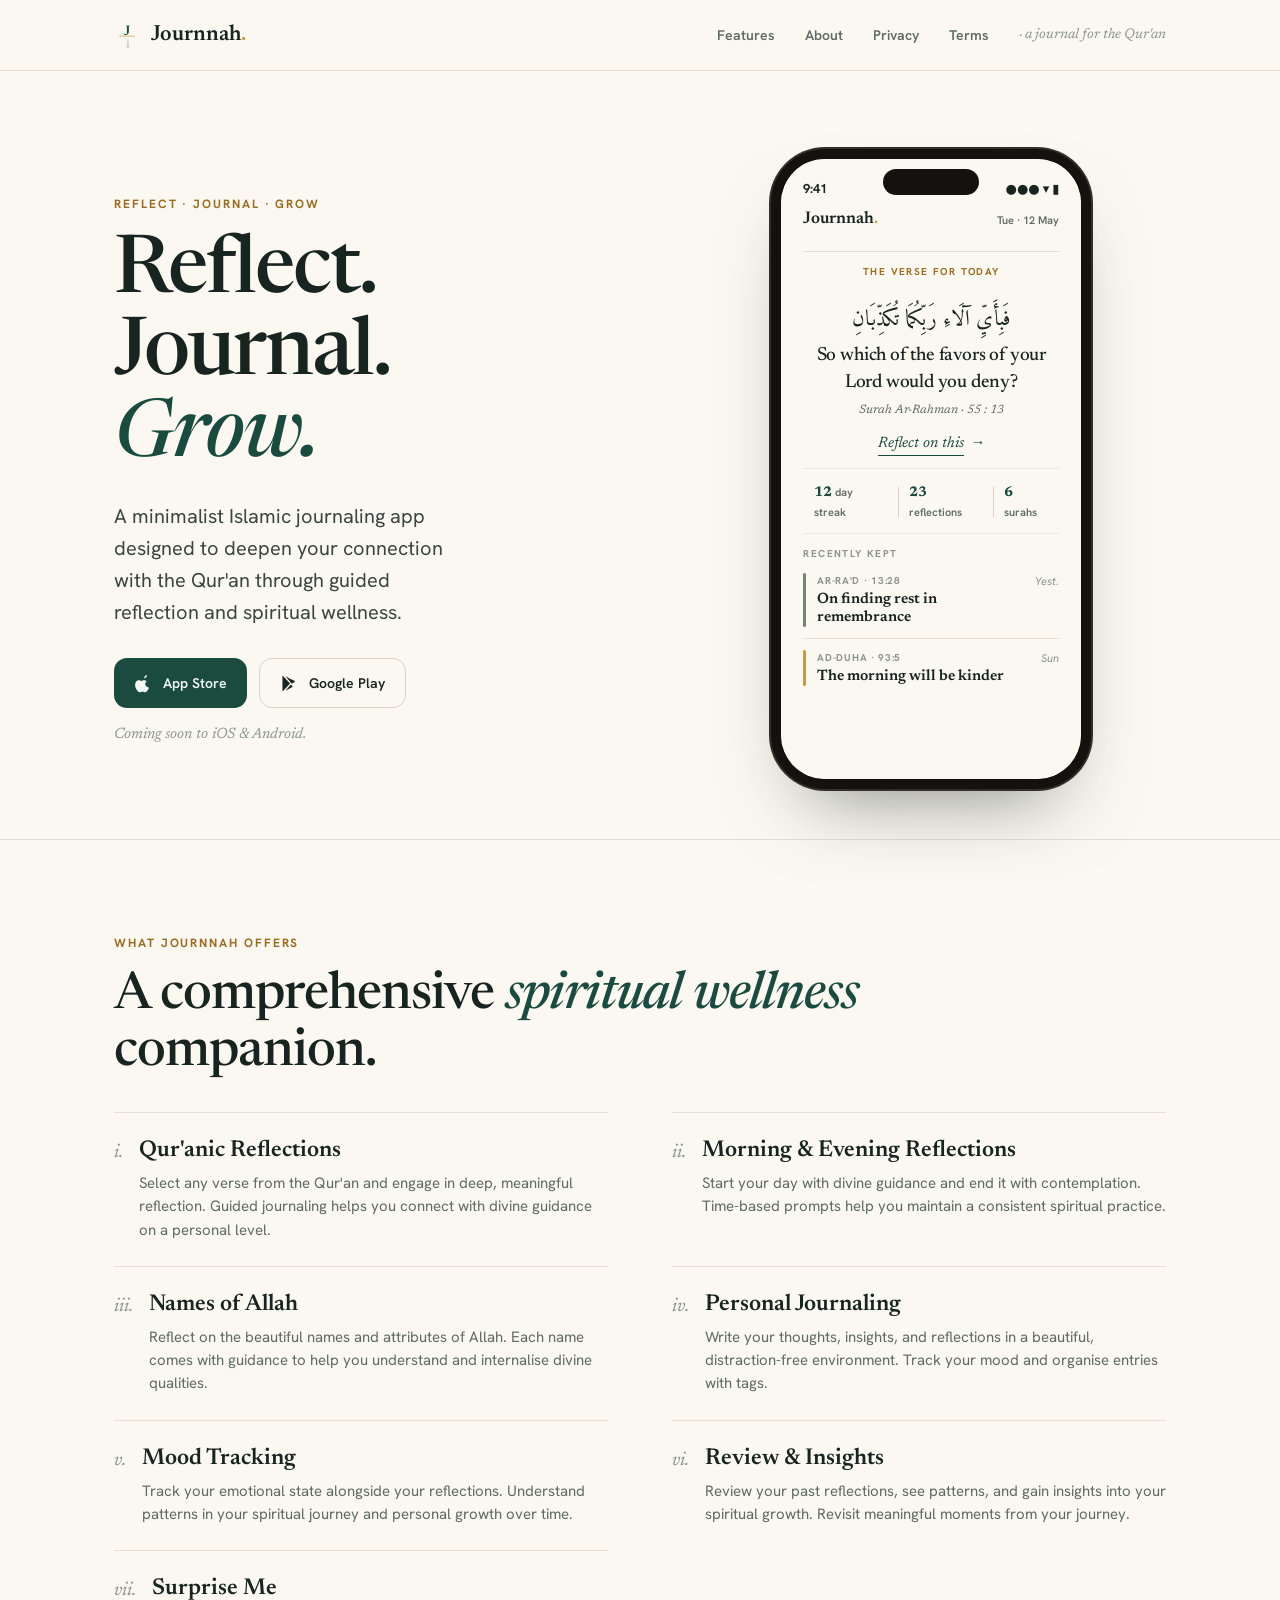
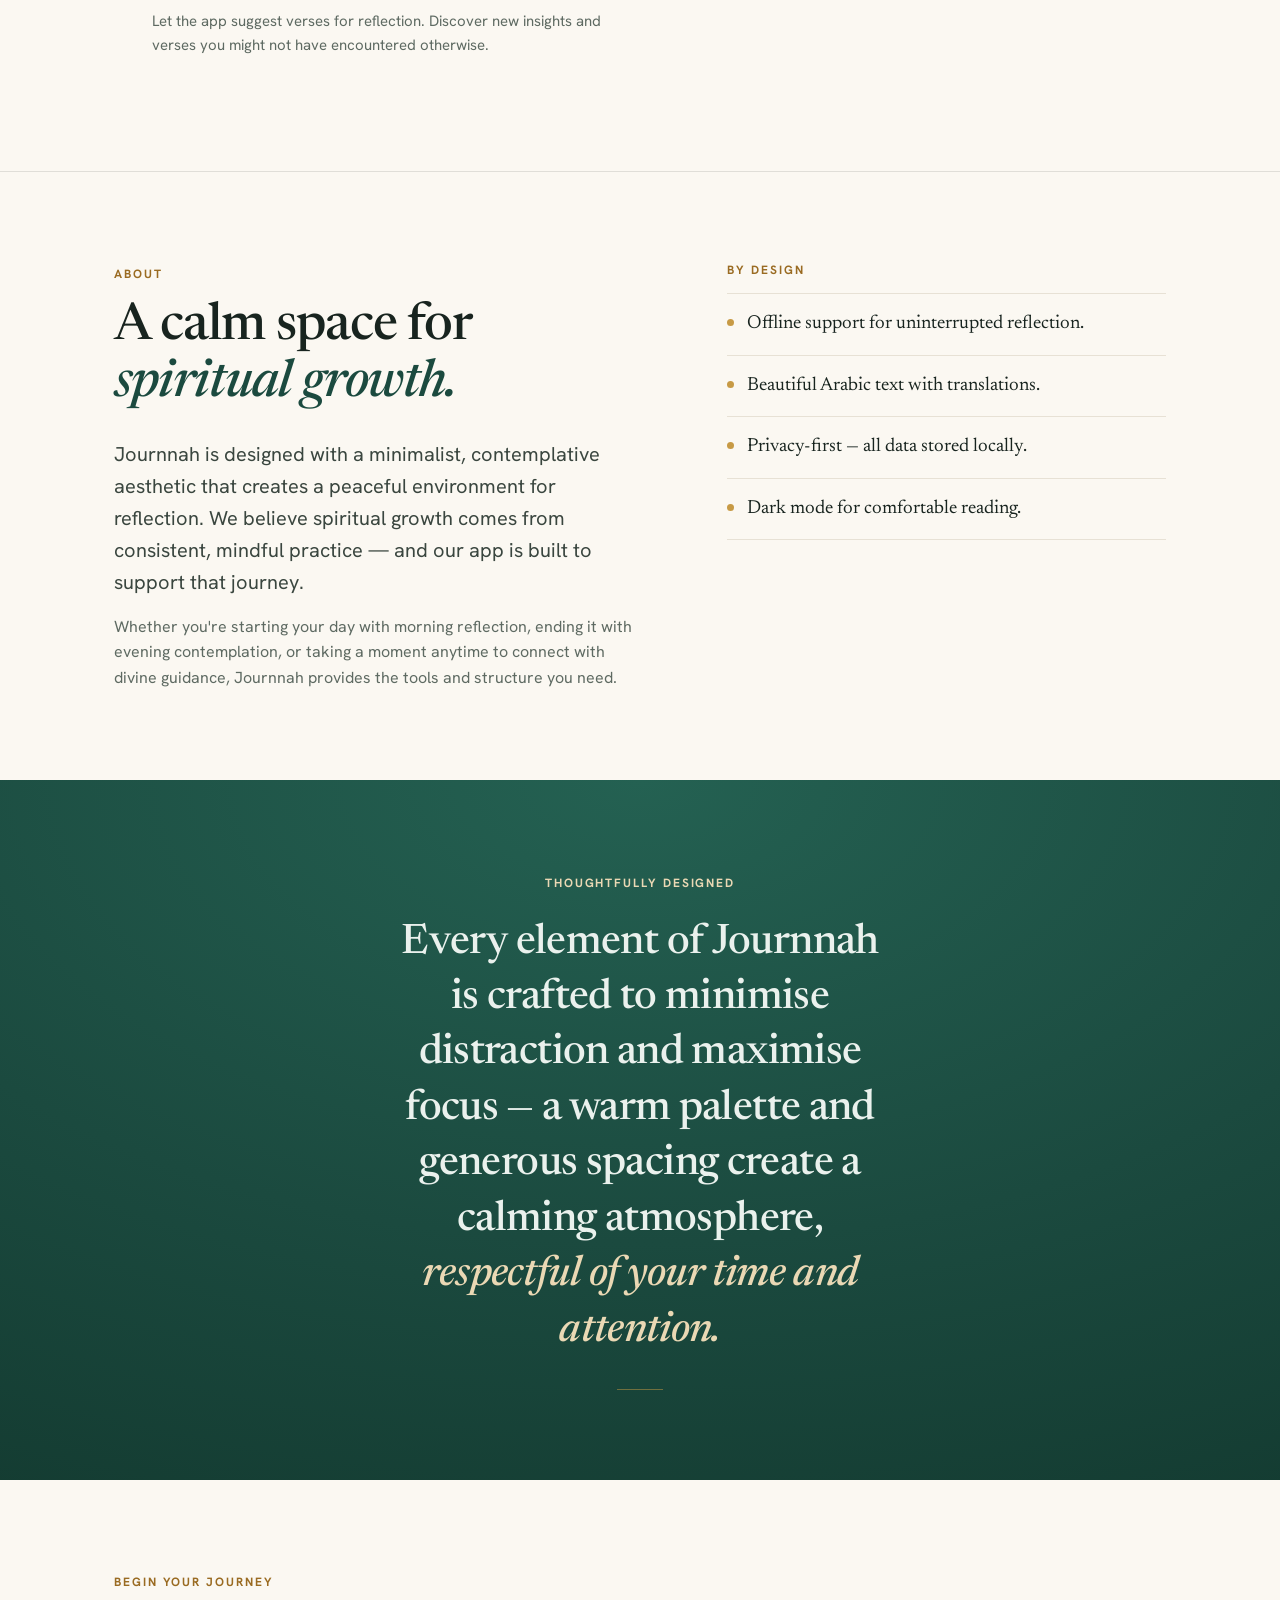
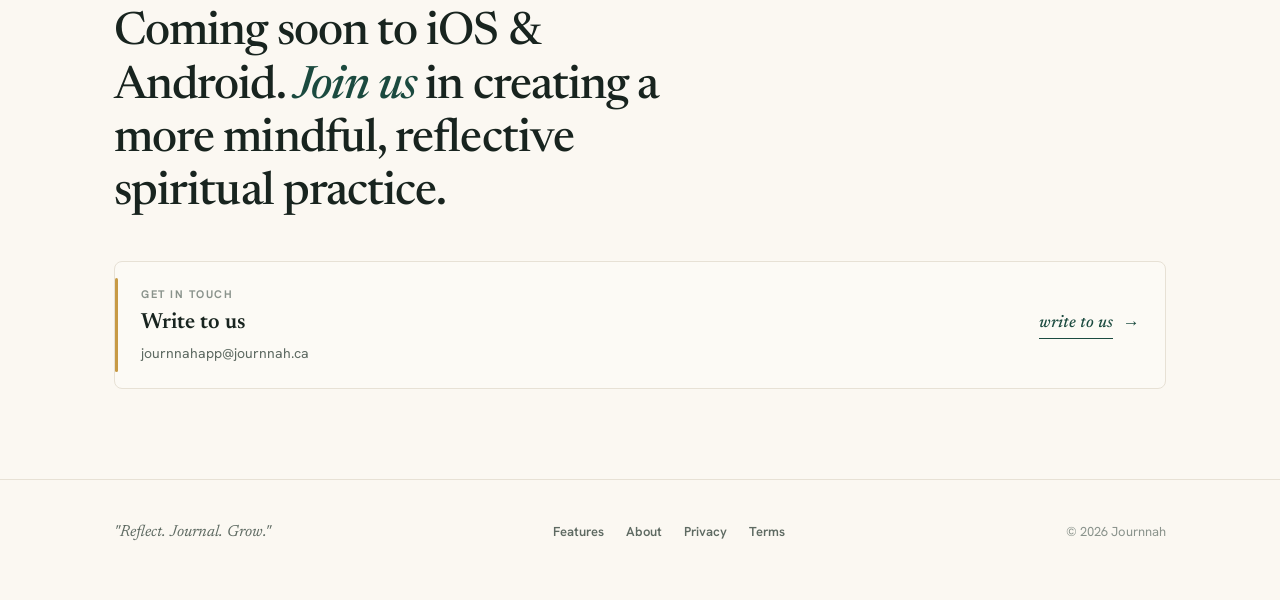
<file: index.html>
<!DOCTYPE html>
<html lang="en">
<head>
<meta charset="UTF-8" />
<meta name="viewport" content="width=device-width, initial-scale=1.0" />
<meta name="description" content="Journnah — a minimalist Islamic journaling app for reflecting on Qur'anic verses and spiritual wellness." />
<title>Journnah — Islamic Journaling &amp; Spiritual Reflection</title>
<link rel="stylesheet" href="styles.css?v=2" />
<style>
  * { box-sizing: border-box; margin: 0; padding: 0; -webkit-font-smoothing: antialiased; }
  :root { --page: #FBF8F2; --gut: clamp(20px, 5vw, 64px); }
  html { scroll-behavior: smooth; }
  body { font-family: var(--font-sans); background: var(--page); color: var(--ink-900); line-height: 1.5; }
  .wrap { max-width: 1180px; margin: 0 auto; padding: 0 var(--gut); }
  a { color: inherit; text-decoration: none; }
  em { font-style: italic; }
  .serif { font-family: var(--font-serif); }
  .eyebrow { font-size: 12px; font-weight: 700; letter-spacing: 0.16em; text-transform: uppercase; color: var(--accent-deep); }
  .ac { font-style: italic; color: var(--brand); }
  .rule { height: 1px; background: var(--ink-900); opacity: 0.12; border: 0; }
  .action { display: inline-flex; align-items: center; gap: 9px; font-family: var(--font-serif); font-style: italic; font-weight: 500; color: var(--brand); font-size: 17px; }
  .action .un { border-bottom: 1.5px solid var(--brand); padding-bottom: 1px; }
  .action svg { width: 16px; height: 16px; }

  /* ---------- header ---------- */
  header.site { position: sticky; top: 0; z-index: 40; background: rgba(251,248,242,0.88); backdrop-filter: blur(12px); border-bottom: 1px solid var(--line); }
  header.site .bar { display: flex; align-items: center; justify-content: space-between; height: 70px; }
  .brandlock { display: flex; align-items: center; gap: 11px; }
  .brandlock .wm { font-family: var(--font-serif); font-size: 22px; font-weight: 600; color: var(--ink-900); }
  .brandlock .wm .dot { color: var(--accent); }
  nav.main { display: flex; align-items: center; gap: 30px; }
  nav.main a { font-size: 14px; font-weight: 600; color: var(--text-muted); }
  nav.main a:hover { color: var(--brand); }
  nav.main .vol { font-family: var(--font-serif); font-style: italic; font-weight: 400; color: var(--text-subtle); font-size: 14px; }
  .menu-tag { display: none; }

  /* ---------- hero ---------- */
  .hero { padding: clamp(44px, 7vw, 88px) 0 clamp(36px, 5vw, 60px); }
  .hero .grid { display: grid; grid-template-columns: 1.05fr 0.95fr; gap: clamp(30px, 5vw, 70px); align-items: center; }
  .hero h1 { font-family: var(--font-serif); font-weight: 500; font-size: clamp(46px, 7vw, 80px); line-height: 1.02; letter-spacing: -0.025em; margin: 18px 0 22px; }
  .hero .lead { font-size: clamp(17px, 2vw, 20px); line-height: 1.6; color: var(--text-body); max-width: 30ch; }
  .hero .cta { display: flex; gap: 12px; margin-top: 30px; flex-wrap: wrap; }
  .store { display: inline-flex; align-items: center; gap: 10px; height: 50px; padding: 0 20px; border-radius: 13px; font-weight: 600; font-size: 14px; }
  .store.dark { background: var(--brand); color: #F3F8F5; }
  .store.line { background: transparent; color: var(--ink-900); border: 1px solid var(--border-strong); }
  .store svg { width: 19px; height: 19px; }
  .hero .soon { margin-top: 16px; font-family: var(--font-serif); font-style: italic; font-size: 15px; color: var(--text-subtle); }

  /* phone in hero */
  .device { width: 300px; height: 620px; border-radius: 44px; position: relative; overflow: hidden; margin: 0 auto;
    box-shadow: 0 0 0 10px #14120f, 0 0 0 12px #322e28, 0 40px 80px -28px rgba(20,30,26,0.55); }
  .notch { position: absolute; top: 10px; left: 50%; transform: translateX(-50%); width: 96px; height: 26px; background: #14120f; border-radius: 999px; z-index: 5; }
  .scr { position: absolute; inset: 0; background: #FBF8F2; display: flex; flex-direction: column; }
  .scr .sb { height: 44px; display: flex; align-items: flex-end; justify-content: space-between; padding: 0 22px 5px; font-size: 13px; font-weight: 700; color: var(--ink-900); }
  .scr .tb { display: flex; align-items: center; justify-content: space-between; padding: 4px 22px 6px; }
  .scr .tb .wm { font-family: var(--font-serif); font-size: 17px; font-weight: 600; }
  .scr .tb .wm .dot { color: var(--accent); }
  .scr .tb .mt { font-size: 11px; font-weight: 600; color: var(--text-muted); }
  .scr .pad { padding: 0 22px; }
  .scr .hr { height: 1px; background: var(--ink-900); opacity: 0.12; margin: 12px 0; }
  .scr .hr.t { opacity: 0.07; }
  .scr .kick { text-align: center; font-size: 10px; font-weight: 700; letter-spacing: 0.14em; text-transform: uppercase; color: var(--accent-deep); }
  .scr .ar { font-family: var(--font-arabic); font-size: 22px; line-height: 1.95; direction: rtl; text-align: center; margin: 12px 0 10px; color: var(--ink-900); }
  .scr .tr { font-family: var(--font-serif); font-size: 19px; font-weight: 500; line-height: 1.38; text-align: center; letter-spacing: -0.01em; }
  .scr .rf { text-align: center; font-family: var(--font-serif); font-style: italic; font-size: 12px; color: var(--text-muted); margin-top: 5px; }
  .scr .cta2 { display: flex; align-items: center; justify-content: center; gap: 6px; margin: 14px 0 2px; font-family: var(--font-serif); font-style: italic; font-size: 15px; color: var(--brand); }
  .scr .cta2 .un { border-bottom: 1.5px solid var(--brand); }
  .scr .mini { display: flex; justify-content: center; margin-top: 14px; }
  .scr .mini .m { font-size: 11px; color: var(--text-muted); font-weight: 600; padding: 0 11px; position: relative; }
  .scr .mini .m b { font-family: var(--font-serif); color: var(--brand); font-size: 14px; }
  .scr .mini .m + .m::before { content: ''; position: absolute; left: 0; top: 10%; height: 80%; width: 1px; background: var(--border-strong); }
  .scr .erow { display: flex; gap: 11px; padding: 12px 0 0; align-items: flex-start; }
  .scr .erow + .erow { border-top: 1px solid var(--line); padding-top: 11px; margin-top: 11px; }
  .scr .erow .sp { width: 3px; align-self: stretch; min-height: 34px; border-radius: 2px; }
  .scr .erow .er { font-size: 10px; font-weight: 700; letter-spacing: 0.07em; text-transform: uppercase; color: var(--text-subtle); }
  .scr .erow .et { font-family: var(--font-serif); font-size: 15px; font-weight: 600; line-height: 1.2; margin-top: 3px; }
  .scr .erow .tm { margin-left: auto; font-size: 11px; color: var(--text-subtle); font-style: italic; flex: 0 0 auto; }
  .scr .seclab { font-size: 10px; font-weight: 700; letter-spacing: 0.14em; text-transform: uppercase; color: var(--text-subtle); margin-top: 4px; }

  /* ---------- section frame ---------- */
  section.band { padding: clamp(54px, 7vw, 96px) 0; }
  .section-head { max-width: 760px; }
  .section-head h2 { font-family: var(--font-serif); font-weight: 500; font-size: clamp(32px, 4.5vw, 52px); line-height: 1.1; letter-spacing: -0.02em; margin-top: 14px; }

  /* features */
  .feat-grid { display: grid; grid-template-columns: 1fr 1fr; gap: 0 clamp(30px, 5vw, 64px); margin-top: 30px; }
  .feat { display: grid; grid-template-columns: auto 1fr; gap: 16px; padding: 24px 0; border-top: 1px solid var(--line); }
  .feat .num { font-family: var(--font-serif); font-style: italic; font-size: 19px; color: var(--text-subtle); padding-top: 2px; }
  .feat .ft { font-family: var(--font-serif); font-size: 23px; font-weight: 600; line-height: 1.18; }
  .feat .fd { font-size: 15px; line-height: 1.55; color: var(--text-muted); margin-top: 8px; }

  /* about */
  .about-grid { display: grid; grid-template-columns: 1.1fr 0.9fr; gap: clamp(30px, 6vw, 80px); align-items: start; }
  .about p.lead { font-size: clamp(17px, 2vw, 20px); line-height: 1.6; color: var(--text-body); margin-bottom: 16px; }
  .about p.aside { font-size: 16px; line-height: 1.6; color: var(--text-muted); }
  .about-list { list-style: none; }
  .about-list li { display: flex; gap: 13px; align-items: baseline; padding: 16px 0; border-bottom: 1px solid var(--line); font-family: var(--font-serif); font-size: 19px; color: var(--ink-900); }
  .about-list li:first-child { border-top: 1px solid var(--line); }
  .about-list li::before { content: ''; width: 7px; height: 7px; border-radius: 50%; background: var(--brass-500); flex: 0 0 auto; transform: translateY(-2px); }

  /* philosophy band (reversed) */
  .philosophy { background: radial-gradient(120% 120% at 50% 0%, #246152 0%, #1B4A3F 55%, #133A30 100%); color: #EAF1ED; text-align: center; }
  .philosophy .eyebrow { color: var(--brass-200); }
  .philosophy blockquote { font-family: var(--font-serif); font-weight: 500; font-size: clamp(26px, 3.6vw, 42px); line-height: 1.32; letter-spacing: -0.015em; max-width: 20ch; margin: 22px auto 0; }
  .philosophy blockquote .ac { color: var(--brass-200); }
  .philosophy .dvr { width: 46px; height: 1px; background: rgba(199,154,69,0.5); margin: 30px auto 0; }

  /* cta */
  .cta-sec h2 { font-family: var(--font-serif); font-weight: 500; font-size: clamp(28px, 4vw, 46px); line-height: 1.16; letter-spacing: -0.02em; margin-top: 14px; max-width: 22ch; }
  .slip { display: flex; align-items: center; justify-content: space-between; gap: 24px; margin-top: 40px; padding: 24px 26px; background: var(--surface-warm); border: 1px solid var(--line); border-radius: 8px; position: relative; flex-wrap: wrap; }
  .slip::before { content: ''; position: absolute; left: 0; top: 16px; bottom: 16px; width: 3px; background: var(--brass-500); border-radius: 2px; }
  .slip .k { font-size: 11px; font-weight: 700; letter-spacing: 0.14em; text-transform: uppercase; color: var(--text-subtle); }
  .slip .v { font-family: var(--font-serif); font-size: 22px; font-weight: 600; margin-top: 5px; }
  .slip .vr { font-size: 14px; color: var(--text-muted); margin-top: 3px; }

  /* footer */
  footer.site { border-top: 1px solid var(--line); padding: 40px 0 56px; }
  footer.site .row { display: flex; align-items: center; justify-content: space-between; gap: 20px; flex-wrap: wrap; }
  footer.site .chapter { font-family: var(--font-serif); font-style: italic; font-size: 16px; color: var(--text-muted); }
  footer.site .links { display: flex; gap: 22px; }
  footer.site .links a { font-size: 13px; font-weight: 600; color: var(--text-muted); }
  footer.site .links a:hover { color: var(--brand); }
  footer.site .folio { font-size: 13px; color: var(--text-subtle); }

  svg.mk { display: block; }

  @media (max-width: 860px) {
    .hero .grid { grid-template-columns: 1fr; }
    .hero .device { display: none; }
    .feat-grid { grid-template-columns: 1fr; }
    .about-grid { grid-template-columns: 1fr; }
    nav.main { display: none; }
  }
</style>
</head>
<body>

  <header class="site">
    <div class="wrap bar">
      <a class="brandlock" href="#home">
        <span id="logo"></span>
        <span class="wm">Journnah<span class="dot">.</span></span>
      </a>
      <nav class="main">
        <a href="#features">Features</a>
        <a href="#about">About</a>
        <a href="privacy.html">Privacy</a>
        <a href="terms.html">Terms</a>
        <span class="vol">· a journal for the Qur'an</span>
      </nav>
    </div>
  </header>

  <!-- HERO -->
  <section class="hero" id="home">
    <div class="wrap grid">
      <div>
        <span class="eyebrow">Reflect · Journal · Grow</span>
        <h1>Reflect. Journal.<br/><span class="ac">Grow.</span></h1>
        <p class="lead">A minimalist Islamic journaling app designed to deepen your connection with the Qur'an through guided reflection and spiritual wellness.</p>
        <div class="cta">
          <span class="store dark"><svg viewBox="0 0 24 24" fill="currentColor"><path d="M16.3 1.3c.1 1-.3 2-.9 2.7-.6.8-1.6 1.4-2.6 1.3-.1-1 .4-2 1-2.6.6-.8 1.7-1.3 2.5-1.4zM19 17.4c-.5 1.1-.7 1.6-1.3 2.6-.9 1.4-2.1 3.1-3.6 3.1-1.3 0-1.7-.9-3.5-.8-1.8 0-2.2.8-3.5.8-1.5 0-2.6-1.5-3.5-2.9C1 17 .8 12.4 2.4 10c.9-1.3 2.3-2.1 3.6-2.1 1.4 0 2.2.8 3.4.8 1.1 0 1.8-.8 3.4-.8 1.2 0 2.4.6 3.3 1.7-2.9 1.6-2.4 5.7.9 6.8z"/></svg> App Store</span>
          <span class="store line"><svg viewBox="0 0 24 24" fill="currentColor"><path d="M3.6 2.3c-.3.2-.5.6-.5 1.1v17.2c0 .5.2.9.5 1.1l9.1-9.7L3.6 2.3zm10.2 8.3l2.4-2.6-9.3-5.3 6.9 7.9zm0 2.8l-6.9 7.9 9.3-5.3-2.4-2.6zm1.4-1.5l2.9-1.6c.7-.4.7-1.4 0-1.8l-2.9-1.6-2.6 2.8 2.6 2.8z"/></svg> Google Play</span>
        </div>
        <p class="soon">Coming soon to iOS &amp; Android.</p>
      </div>
      <div>
        <div class="device">
          <div class="notch"></div>
          <div class="scr">
            <div class="sb"><span>9:41</span><span>●●● ▾ ▮</span></div>
            <div class="tb"><span class="wm">Journnah<span class="dot">.</span></span><span class="mt">Tue · 12 May</span></div>
            <div class="pad">
              <div class="hr"></div>
              <div class="kick">The verse for today</div>
              <div class="ar">فَبِأَيِّ آلَاءِ رَبِّكُمَا تُكَذِّبَانِ</div>
              <div class="tr">So which of the favors of your Lord would you deny?</div>
              <div class="rf">Surah Ar-Rahman · 55 : 13</div>
              <div class="cta2"><span class="un">Reflect on this</span> →</div>
              <div class="hr t"></div>
              <div class="mini"><span class="m"><b>12</b> day streak</span><span class="m"><b>23</b> reflections</span><span class="m"><b>6</b> surahs</span></div>
              <div class="hr t"></div>
              <div class="seclab">Recently kept</div>
              <div class="erow"><span class="sp" style="background:var(--mood-steady)"></span><div><div class="er">Ar-Ra'd · 13:28</div><div class="et">On finding rest in remembrance</div></div><span class="tm">Yest.</span></div>
              <div class="erow"><span class="sp" style="background:var(--mood-light)"></span><div><div class="er">Ad-Duha · 93:5</div><div class="et">The morning will be kinder</div></div><span class="tm">Sun</span></div>
            </div>
          </div>
        </div>
      </div>
    </div>
  </section>

  <hr class="rule" />

  <!-- FEATURES -->
  <section class="band" id="features">
    <div class="wrap">
      <div class="section-head">
        <span class="eyebrow">What Journnah offers</span>
        <h2>A comprehensive <span class="ac">spiritual wellness</span> companion.</h2>
      </div>
      <div class="feat-grid">
        <div class="feat"><span class="num">i.</span><div><div class="ft">Qur'anic Reflections</div><div class="fd">Select any verse from the Qur'an and engage in deep, meaningful reflection. Guided journaling helps you connect with divine guidance on a personal level.</div></div></div>
        <div class="feat"><span class="num">ii.</span><div><div class="ft">Morning &amp; Evening Reflections</div><div class="fd">Start your day with divine guidance and end it with contemplation. Time-based prompts help you maintain a consistent spiritual practice.</div></div></div>
        <div class="feat"><span class="num">iii.</span><div><div class="ft">Names of Allah</div><div class="fd">Reflect on the beautiful names and attributes of Allah. Each name comes with guidance to help you understand and internalise divine qualities.</div></div></div>
        <div class="feat"><span class="num">iv.</span><div><div class="ft">Personal Journaling</div><div class="fd">Write your thoughts, insights, and reflections in a beautiful, distraction-free environment. Track your mood and organise entries with tags.</div></div></div>
        <div class="feat"><span class="num">v.</span><div><div class="ft">Mood Tracking</div><div class="fd">Track your emotional state alongside your reflections. Understand patterns in your spiritual journey and personal growth over time.</div></div></div>
        <div class="feat"><span class="num">vi.</span><div><div class="ft">Review &amp; Insights</div><div class="fd">Review your past reflections, see patterns, and gain insights into your spiritual growth. Revisit meaningful moments from your journey.</div></div></div>
        <div class="feat"><span class="num">vii.</span><div><div class="ft">Surprise Me</div><div class="fd">Let the app suggest verses for reflection. Discover new insights and verses you might not have encountered otherwise.</div></div></div>
      </div>
    </div>
  </section>

  <hr class="rule" />

  <!-- ABOUT -->
  <section class="band about" id="about">
    <div class="wrap about-grid">
      <div>
        <span class="eyebrow">About</span>
        <h2 class="serif" style="font-weight:500;font-size:clamp(32px,4.5vw,52px);line-height:1.1;letter-spacing:-0.02em;margin:14px 0 24px;max-width:16ch;">A calm space for <span class="ac">spiritual growth.</span></h2>
        <p class="lead">Journnah is designed with a minimalist, contemplative aesthetic that creates a peaceful environment for reflection. We believe spiritual growth comes from consistent, mindful practice — and our app is built to support that journey.</p>
        <p class="aside">Whether you're starting your day with morning reflection, ending it with evening contemplation, or taking a moment anytime to connect with divine guidance, Journnah provides the tools and structure you need.</p>
      </div>
      <div>
        <span class="eyebrow" style="display:block;margin-bottom:14px;">By design</span>
        <ul class="about-list">
          <li>Offline support for uninterrupted reflection.</li>
          <li>Beautiful Arabic text with translations.</li>
          <li>Privacy-first — all data stored locally.</li>
          <li>Dark mode for comfortable reading.</li>
        </ul>
      </div>
    </div>
  </section>

  <!-- PHILOSOPHY -->
  <section class="band philosophy">
    <div class="wrap">
      <span class="eyebrow">Thoughtfully designed</span>
      <blockquote>Every element of Journnah is crafted to minimise distraction and maximise focus — a warm palette and generous spacing create a calming atmosphere, <span class="ac">respectful of your time and attention.</span></blockquote>
      <div class="dvr"></div>
    </div>
  </section>

  <!-- CTA -->
  <section class="band cta-sec" id="contact">
    <div class="wrap">
      <span class="eyebrow">Begin your journey</span>
      <h2>Coming soon to iOS &amp; Android. <span class="ac">Join us</span> in creating a more mindful, reflective spiritual practice.</h2>
      <div class="slip">
        <div>
          <div class="k">Get in touch</div>
          <div class="v">Write to us</div>
          <div class="vr">journnahapp@journnah.ca</div>
        </div>
        <a class="action" href="mailto:journnahapp@journnah.ca"><span class="un">write to us</span> →</a>
      </div>
    </div>
  </section>

  <footer class="site">
    <div class="wrap row">
      <span class="chapter">"Reflect. Journal. Grow."</span>
      <div class="links">
        <a href="#features">Features</a>
        <a href="#about">About</a>
        <a href="privacy.html">Privacy</a>
        <a href="terms.html">Terms</a>
      </div>
      <span class="folio">© 2026 Journnah</span>
    </div>
  </footer>

  <script src="logo.js"></script>
</body>
</html>
</file>
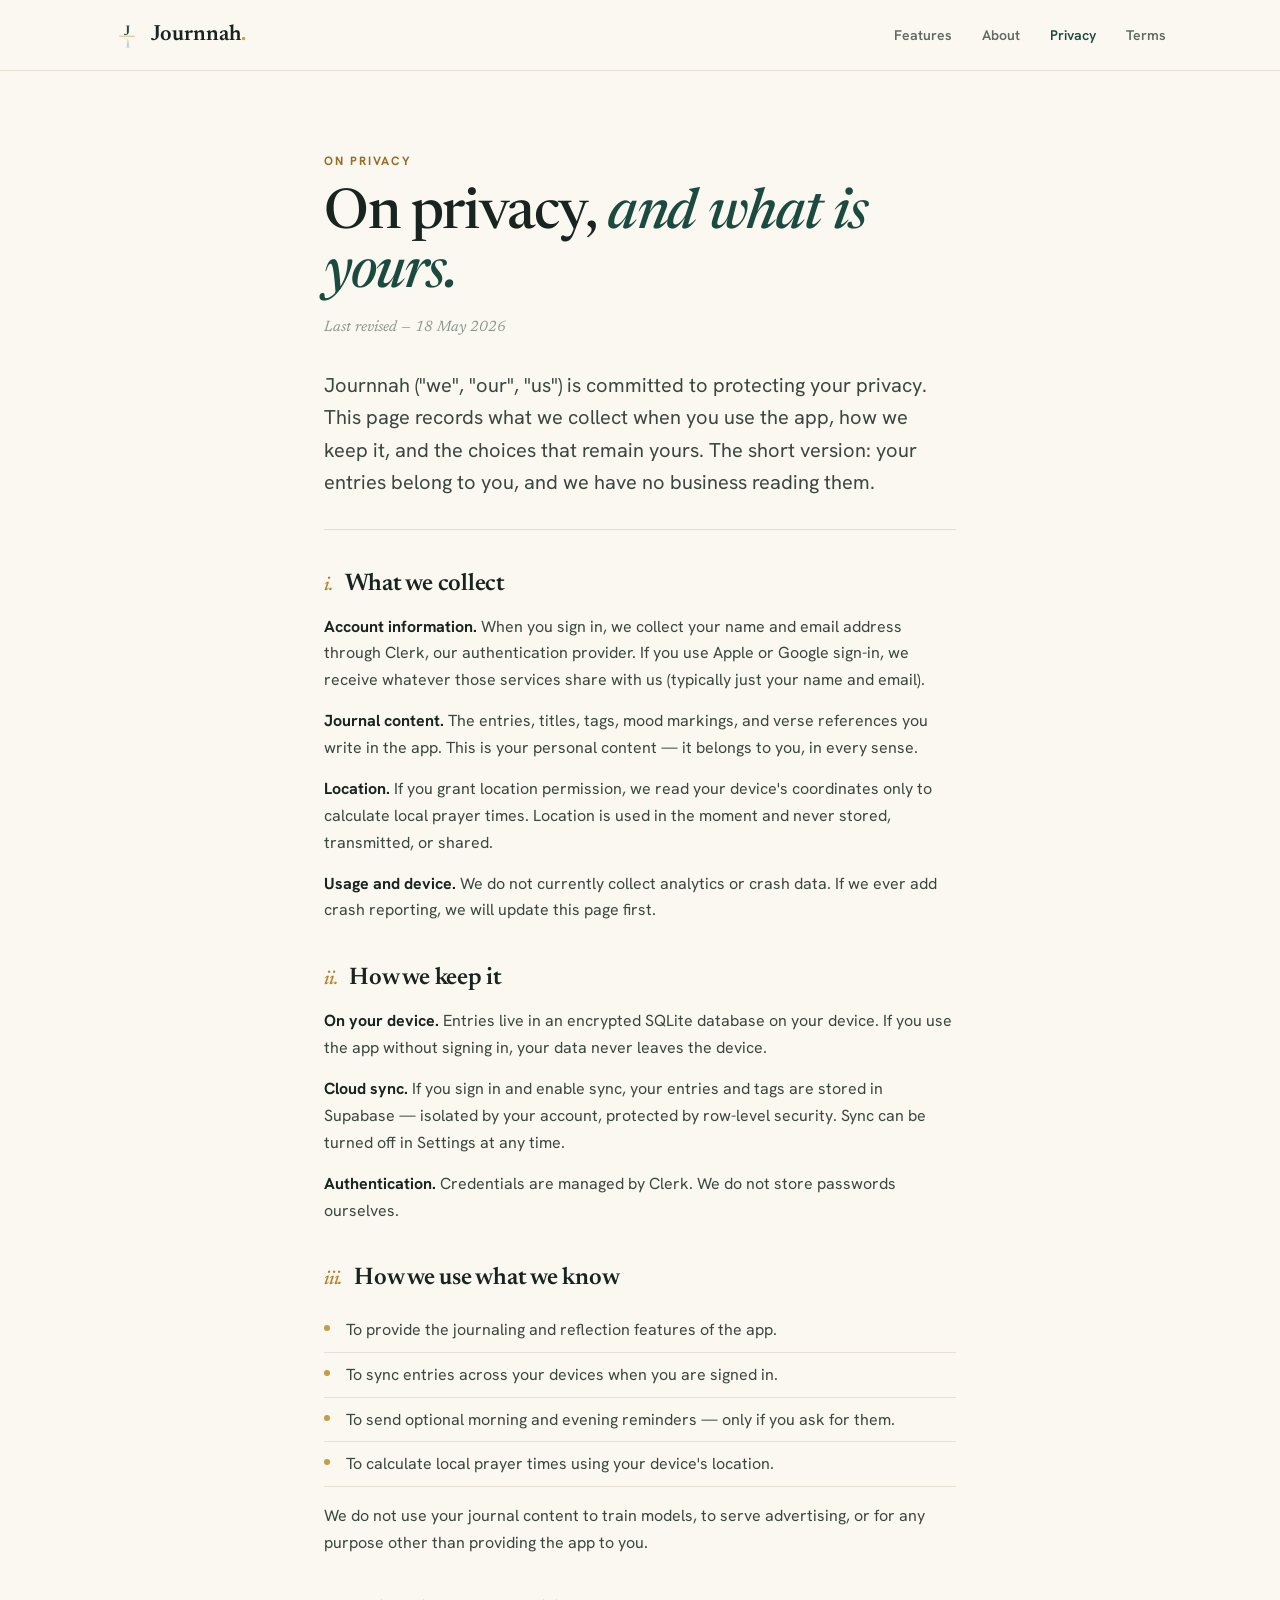
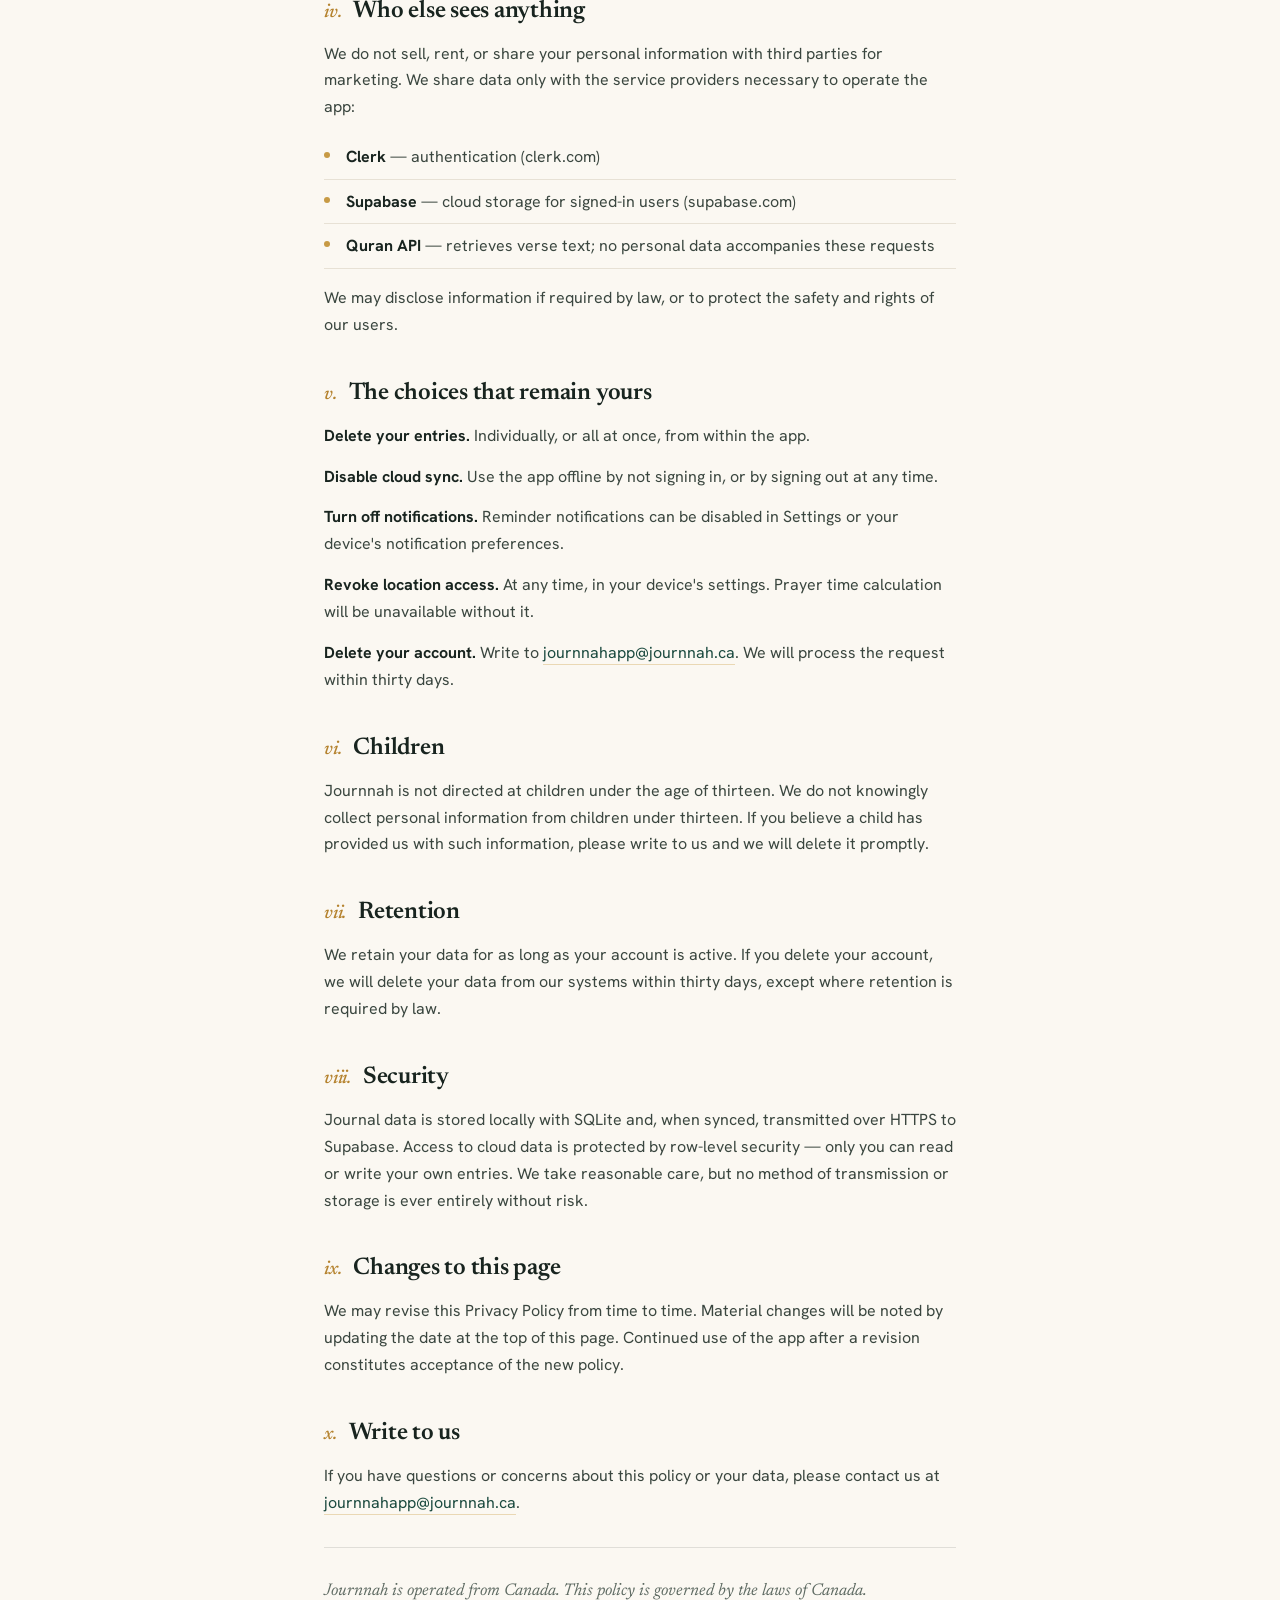
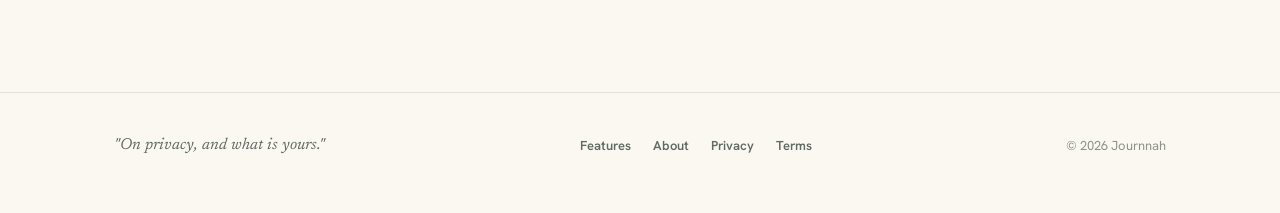
<file: privacy.html>
<!DOCTYPE html>
<html lang="en">
<head>
<meta charset="UTF-8" />
<meta name="viewport" content="width=device-width, initial-scale=1.0" />
<meta name="description" content="Journnah Privacy Policy — what we collect, how we keep it, the choices that remain yours." />
<title>Privacy — Journnah</title>
<link rel="stylesheet" href="styles.css?v=2" />
<link rel="stylesheet" href="legal.css?v=2" />
</head>
<body>
  <header class="site">
    <div class="wrap bar">
      <a class="brandlock" href="index.html">
        <span id="logo"></span>
        <span class="wm">Journnah<span class="dot">.</span></span>
      </a>
      <nav class="main">
        <a href="index.html#features">Features</a>
        <a href="index.html#about">About</a>
        <a href="privacy.html" class="here">Privacy</a>
        <a href="terms.html">Terms</a>
      </nav>
    </div>
  </header>

  <div class="legal">
    <div class="wrap">
      <header class="legal-head">
        <span class="eyebrow">On privacy</span>
        <h1>On privacy, <span class="ac">and what is yours.</span></h1>
        <p class="meta">Last revised — 18 May 2026</p>
      </header>

      <div class="legal-body">
        <p class="standfirst">Journnah ("we", "our", "us") is committed to protecting your privacy. This page records what we collect when you use the app, how we keep it, and the choices that remain yours. The short version: your entries belong to you, and we have no business reading them.</p>
        <hr class="rule" />

        <h2><span class="num">i.</span> What we collect</h2>
        <p><strong>Account information.</strong> When you sign in, we collect your name and email address through Clerk, our authentication provider. If you use Apple or Google sign-in, we receive whatever those services share with us (typically just your name and email).</p>
        <p><strong>Journal content.</strong> The entries, titles, tags, mood markings, and verse references you write in the app. This is your personal content — it belongs to you, in every sense.</p>
        <p><strong>Location.</strong> If you grant location permission, we read your device's coordinates only to calculate local prayer times. Location is used in the moment and never stored, transmitted, or shared.</p>
        <p><strong>Usage and device.</strong> We do not currently collect analytics or crash data. If we ever add crash reporting, we will update this page first.</p>

        <h2><span class="num">ii.</span> How we keep it</h2>
        <p><strong>On your device.</strong> Entries live in an encrypted SQLite database on your device. If you use the app without signing in, your data never leaves the device.</p>
        <p><strong>Cloud sync.</strong> If you sign in and enable sync, your entries and tags are stored in Supabase — isolated by your account, protected by row-level security. Sync can be turned off in Settings at any time.</p>
        <p><strong>Authentication.</strong> Credentials are managed by Clerk. We do not store passwords ourselves.</p>

        <h2><span class="num">iii.</span> How we use what we know</h2>
        <ul>
          <li>To provide the journaling and reflection features of the app.</li>
          <li>To sync entries across your devices when you are signed in.</li>
          <li>To send optional morning and evening reminders — only if you ask for them.</li>
          <li>To calculate local prayer times using your device's location.</li>
        </ul>
        <p>We do not use your journal content to train models, to serve advertising, or for any purpose other than providing the app to you.</p>

        <h2><span class="num">iv.</span> Who else sees anything</h2>
        <p>We do not sell, rent, or share your personal information with third parties for marketing. We share data only with the service providers necessary to operate the app:</p>
        <ul>
          <li><strong>Clerk</strong> — authentication (clerk.com)</li>
          <li><strong>Supabase</strong> — cloud storage for signed-in users (supabase.com)</li>
          <li><strong>Quran API</strong> — retrieves verse text; no personal data accompanies these requests</li>
        </ul>
        <p>We may disclose information if required by law, or to protect the safety and rights of our users.</p>

        <h2><span class="num">v.</span> The choices that remain yours</h2>
        <p><strong>Delete your entries.</strong> Individually, or all at once, from within the app.</p>
        <p><strong>Disable cloud sync.</strong> Use the app offline by not signing in, or by signing out at any time.</p>
        <p><strong>Turn off notifications.</strong> Reminder notifications can be disabled in Settings or your device's notification preferences.</p>
        <p><strong>Revoke location access.</strong> At any time, in your device's settings. Prayer time calculation will be unavailable without it.</p>
        <p><strong>Delete your account.</strong> Write to <a href="mailto:journnahapp@journnah.ca">journnahapp@journnah.ca</a>. We will process the request within thirty days.</p>

        <h2><span class="num">vi.</span> Children</h2>
        <p>Journnah is not directed at children under the age of thirteen. We do not knowingly collect personal information from children under thirteen. If you believe a child has provided us with such information, please write to us and we will delete it promptly.</p>

        <h2><span class="num">vii.</span> Retention</h2>
        <p>We retain your data for as long as your account is active. If you delete your account, we will delete your data from our systems within thirty days, except where retention is required by law.</p>

        <h2><span class="num">viii.</span> Security</h2>
        <p>Journal data is stored locally with SQLite and, when synced, transmitted over HTTPS to Supabase. Access to cloud data is protected by row-level security — only you can read or write your own entries. We take reasonable care, but no method of transmission or storage is ever entirely without risk.</p>

        <h2><span class="num">ix.</span> Changes to this page</h2>
        <p>We may revise this Privacy Policy from time to time. Material changes will be noted by updating the date at the top of this page. Continued use of the app after a revision constitutes acceptance of the new policy.</p>

        <h2><span class="num">x.</span> Write to us</h2>
        <p>If you have questions or concerns about this policy or your data, please contact us at <a href="mailto:journnahapp@journnah.ca">journnahapp@journnah.ca</a>.</p>

        <hr class="rule" />
        <p class="closing">Journnah is operated from Canada. This policy is governed by the laws of Canada.</p>
      </div>
    </div>
  </div>

  <footer class="site">
    <div class="wrap row">
      <span class="chapter">"On privacy, and what is yours."</span>
      <div class="links">
        <a href="index.html#features">Features</a>
        <a href="index.html#about">About</a>
        <a href="privacy.html">Privacy</a>
        <a href="terms.html">Terms</a>
      </div>
      <span class="folio">© 2026 Journnah</span>
    </div>
  </footer>

  <script src="logo.js"></script>
</body>
</html>
</file>
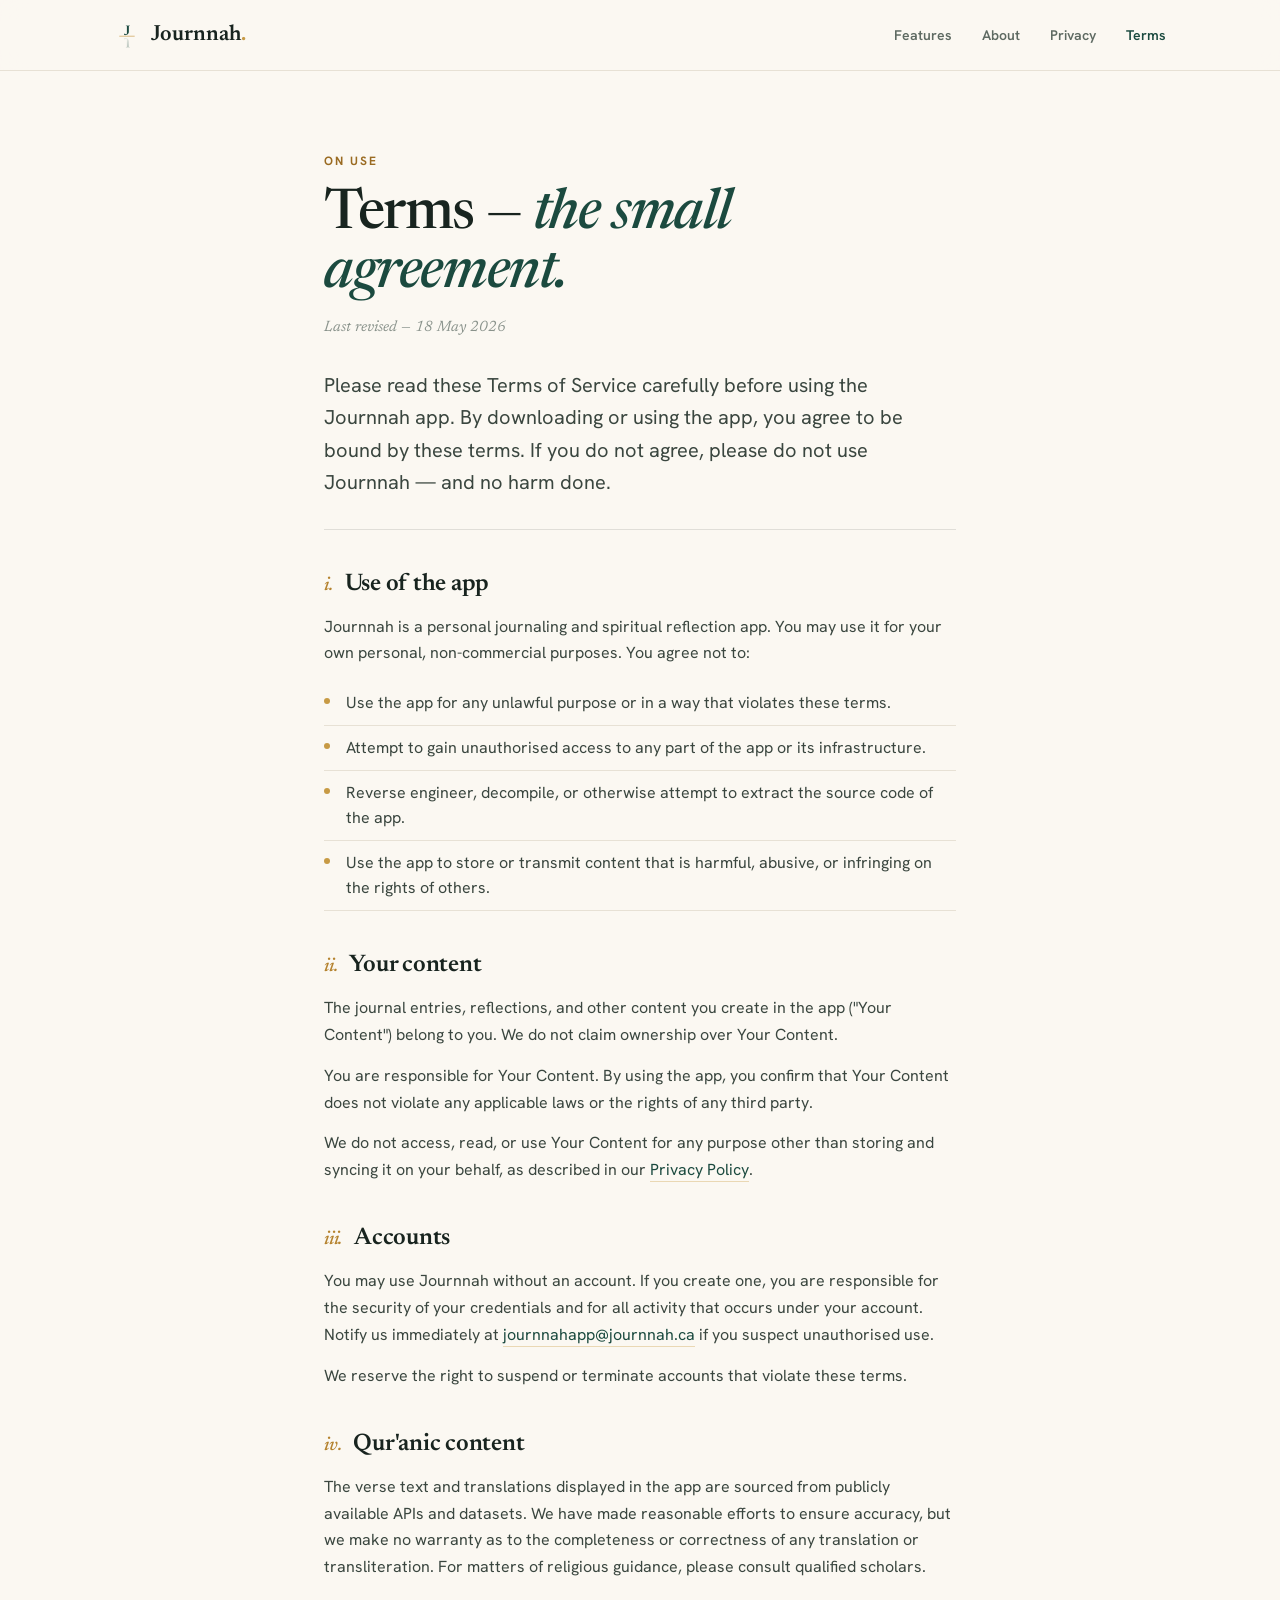
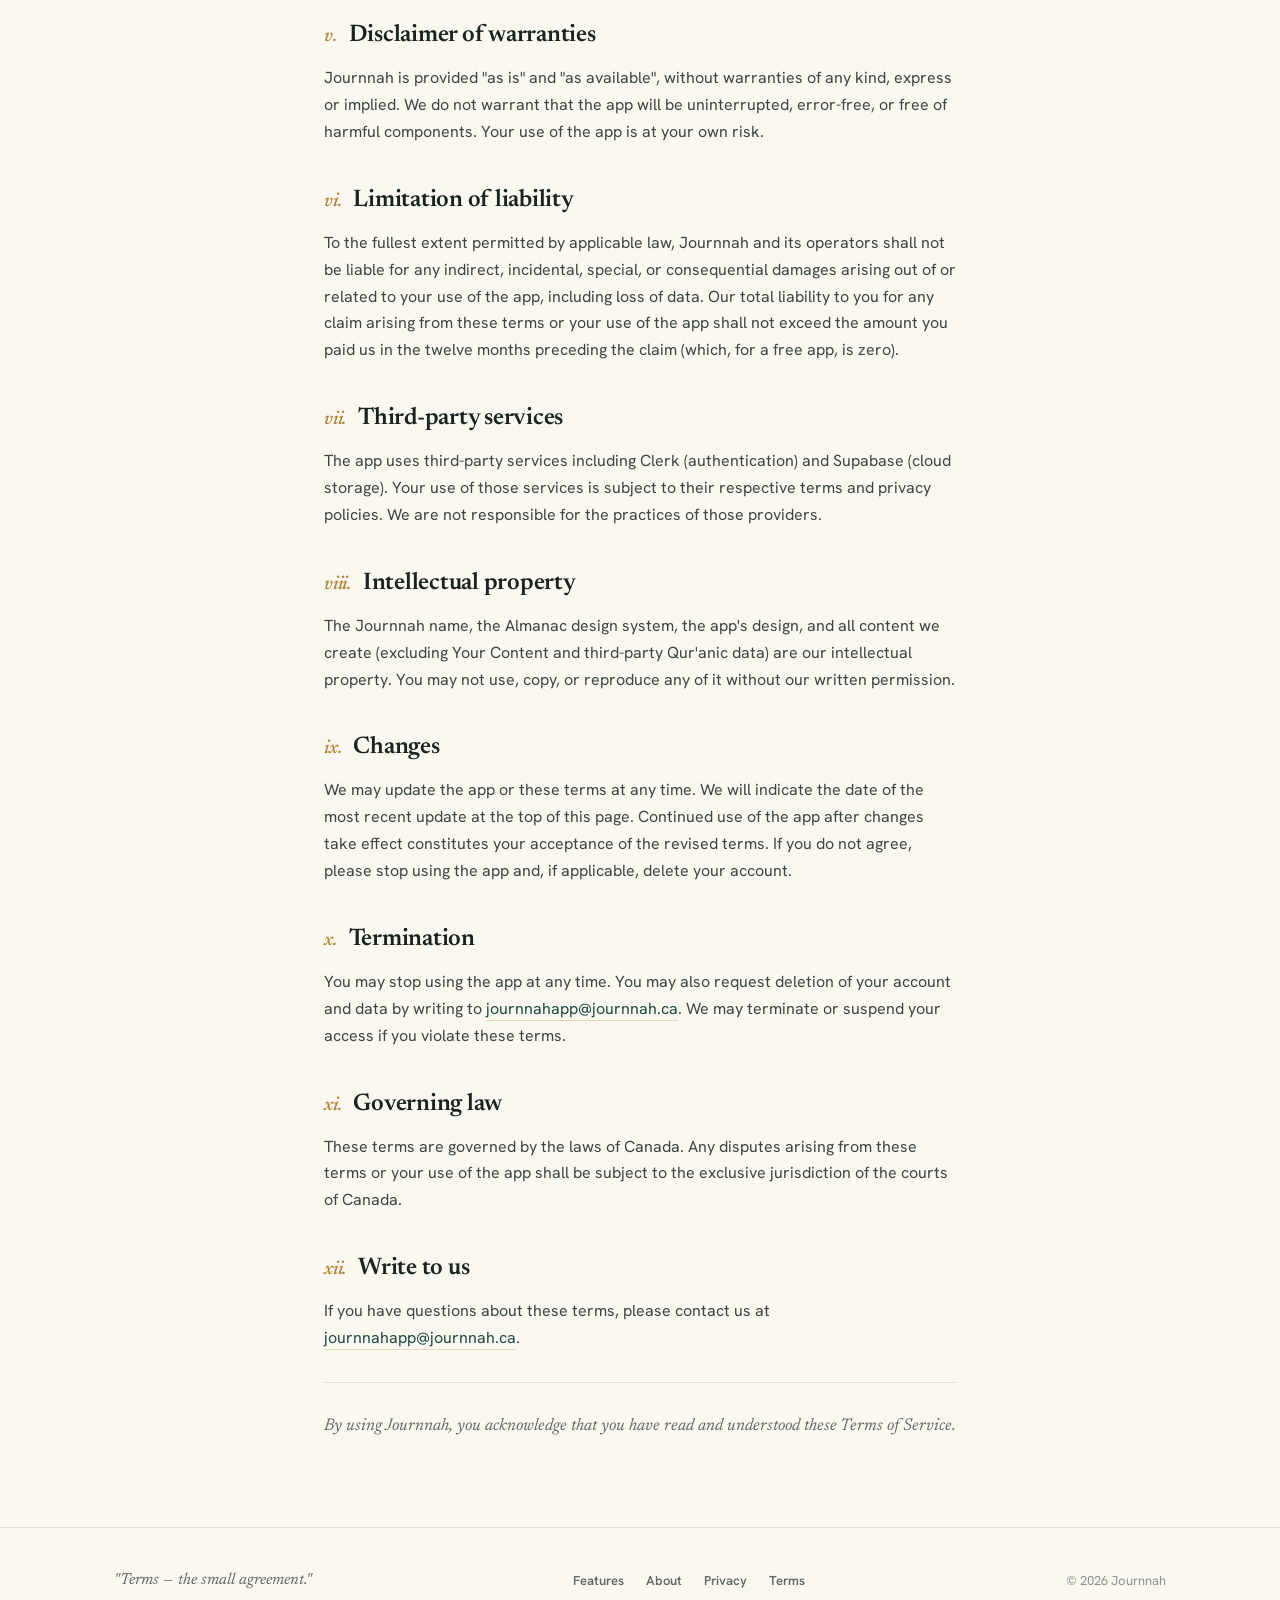
<file: terms.html>
<!DOCTYPE html>
<html lang="en">
<head>
<meta charset="UTF-8" />
<meta name="viewport" content="width=device-width, initial-scale=1.0" />
<meta name="description" content="Journnah Terms of Service — the small agreement that comes with the book." />
<title>Terms — Journnah</title>
<link rel="stylesheet" href="styles.css?v=2" />
<link rel="stylesheet" href="legal.css?v=2" />
</head>
<body>
  <header class="site">
    <div class="wrap bar">
      <a class="brandlock" href="index.html">
        <span id="logo"></span>
        <span class="wm">Journnah<span class="dot">.</span></span>
      </a>
      <nav class="main">
        <a href="index.html#features">Features</a>
        <a href="index.html#about">About</a>
        <a href="privacy.html">Privacy</a>
        <a href="terms.html" class="here">Terms</a>
      </nav>
    </div>
  </header>

  <div class="legal">
    <div class="wrap">
      <header class="legal-head">
        <span class="eyebrow">On use</span>
        <h1>Terms — <span class="ac">the small agreement.</span></h1>
        <p class="meta">Last revised — 18 May 2026</p>
      </header>

      <div class="legal-body">
        <p class="standfirst">Please read these Terms of Service carefully before using the Journnah app. By downloading or using the app, you agree to be bound by these terms. If you do not agree, please do not use Journnah — and no harm done.</p>
        <hr class="rule" />

        <h2><span class="num">i.</span> Use of the app</h2>
        <p>Journnah is a personal journaling and spiritual reflection app. You may use it for your own personal, non-commercial purposes. You agree not to:</p>
        <ul>
          <li>Use the app for any unlawful purpose or in a way that violates these terms.</li>
          <li>Attempt to gain unauthorised access to any part of the app or its infrastructure.</li>
          <li>Reverse engineer, decompile, or otherwise attempt to extract the source code of the app.</li>
          <li>Use the app to store or transmit content that is harmful, abusive, or infringing on the rights of others.</li>
        </ul>

        <h2><span class="num">ii.</span> Your content</h2>
        <p>The journal entries, reflections, and other content you create in the app ("Your Content") belong to you. We do not claim ownership over Your Content.</p>
        <p>You are responsible for Your Content. By using the app, you confirm that Your Content does not violate any applicable laws or the rights of any third party.</p>
        <p>We do not access, read, or use Your Content for any purpose other than storing and syncing it on your behalf, as described in our <a href="privacy.html">Privacy Policy</a>.</p>

        <h2><span class="num">iii.</span> Accounts</h2>
        <p>You may use Journnah without an account. If you create one, you are responsible for the security of your credentials and for all activity that occurs under your account. Notify us immediately at <a href="mailto:journnahapp@journnah.ca">journnahapp@journnah.ca</a> if you suspect unauthorised use.</p>
        <p>We reserve the right to suspend or terminate accounts that violate these terms.</p>

        <h2><span class="num">iv.</span> Qur'anic content</h2>
        <p>The verse text and translations displayed in the app are sourced from publicly available APIs and datasets. We have made reasonable efforts to ensure accuracy, but we make no warranty as to the completeness or correctness of any translation or transliteration. For matters of religious guidance, please consult qualified scholars.</p>

        <h2><span class="num">v.</span> Disclaimer of warranties</h2>
        <p>Journnah is provided "as is" and "as available", without warranties of any kind, express or implied. We do not warrant that the app will be uninterrupted, error-free, or free of harmful components. Your use of the app is at your own risk.</p>

        <h2><span class="num">vi.</span> Limitation of liability</h2>
        <p>To the fullest extent permitted by applicable law, Journnah and its operators shall not be liable for any indirect, incidental, special, or consequential damages arising out of or related to your use of the app, including loss of data. Our total liability to you for any claim arising from these terms or your use of the app shall not exceed the amount you paid us in the twelve months preceding the claim (which, for a free app, is zero).</p>

        <h2><span class="num">vii.</span> Third-party services</h2>
        <p>The app uses third-party services including Clerk (authentication) and Supabase (cloud storage). Your use of those services is subject to their respective terms and privacy policies. We are not responsible for the practices of those providers.</p>

        <h2><span class="num">viii.</span> Intellectual property</h2>
        <p>The Journnah name, the Almanac design system, the app's design, and all content we create (excluding Your Content and third-party Qur'anic data) are our intellectual property. You may not use, copy, or reproduce any of it without our written permission.</p>

        <h2><span class="num">ix.</span> Changes</h2>
        <p>We may update the app or these terms at any time. We will indicate the date of the most recent update at the top of this page. Continued use of the app after changes take effect constitutes your acceptance of the revised terms. If you do not agree, please stop using the app and, if applicable, delete your account.</p>

        <h2><span class="num">x.</span> Termination</h2>
        <p>You may stop using the app at any time. You may also request deletion of your account and data by writing to <a href="mailto:journnahapp@journnah.ca">journnahapp@journnah.ca</a>. We may terminate or suspend your access if you violate these terms.</p>

        <h2><span class="num">xi.</span> Governing law</h2>
        <p>These terms are governed by the laws of Canada. Any disputes arising from these terms or your use of the app shall be subject to the exclusive jurisdiction of the courts of Canada.</p>

        <h2><span class="num">xii.</span> Write to us</h2>
        <p>If you have questions about these terms, please contact us at <a href="mailto:journnahapp@journnah.ca">journnahapp@journnah.ca</a>.</p>

        <hr class="rule" />
        <p class="closing">By using Journnah, you acknowledge that you have read and understood these Terms of Service.</p>
      </div>
    </div>
  </div>

  <footer class="site">
    <div class="wrap row">
      <span class="chapter">"Terms — the small agreement."</span>
      <div class="links">
        <a href="index.html#features">Features</a>
        <a href="index.html#about">About</a>
        <a href="privacy.html">Privacy</a>
        <a href="terms.html">Terms</a>
      </div>
      <span class="folio">© 2026 Journnah</span>
    </div>
  </footer>

  <script src="logo.js"></script>
</body>
</html>
</file>
<file: styles.css>
/* Journnah "Sanctuary" Design System — global entry point.
 * Self-contained: fonts + all design tokens in one file so the pages
 * never depend on a fragile multi-file @import chain.
 * (The split sources live in tokens/ for reference / the app design system.)
 *
 * Fonts:
 *   UI / body       : Hanken Grotesk (warm modern humanist sans)
 *   Display / verse : Newsreader (elegant literary serif, optical sizes)
 *   Arabic Qur'an   : Amiri Quran (canonical naskh for scripture)
 * Loaded from Google Fonts CDN. Swap to local @font-face for production. */

@import url('https://fonts.googleapis.com/css2?family=Hanken+Grotesk:ital,wght@0,400;0,500;0,600;0,700;0,800&family=Newsreader:ital,opsz,wght@0,6..72,400;0,6..72,500;0,6..72,600;1,6..72,400;1,6..72,500&family=Amiri+Quran&display=swap');

:root {
  /* ============ Color ============
   * A calm, premium palette: deep evergreen + warm ivory + soft brass. */

  /* ---- Brand: Evergreen (primary) ---- */
  --green-900: #0F2E26;  /* deepest ink-green */
  --green-800: #163A30;
  --green-700: #1B4A3F;  /* PRIMARY — buttons, key accents */
  --green-600: #246152;
  --green-500: #2F7A66;
  --green-300: #8FB4A8;  /* muted sage */
  --green-200: #C3D8D0;
  --green-100: #E3EDE8;  /* soft tint surface */
  --green-50:  #F0F5F2;

  /* ---- Accent: Brass (used sparingly, ~5-10%) ---- */
  --brass-700: #9A6B22;
  --brass-600: #B5832F;
  --brass-500: #C79A45;  /* ACCENT — highlights, streak, stars */
  --brass-200: #EAD8B4;
  --brass-100: #F5ECD9;

  /* ---- Canvas & surfaces (warm neutrals) ---- */
  --ivory:      #F7F3EC;  /* app canvas */
  --ivory-deep: #F0EADF;  /* alt sections, pressed */
  --surface:    #FFFFFF;  /* clean cards */
  --surface-warm:#FCFAF5;  /* warm card alt */

  /* ---- Ink (text) — warm near-black greens ---- */
  --ink-900: #18241F;  /* headings / primary text */
  --ink-700: #3A463F;
  --ink-500: #5E6A62;  /* secondary text */
  --ink-400: #8A938C;  /* tertiary / placeholder */
  --ink-300: #B4BAB4;  /* disabled */

  /* ---- Lines & borders ---- */
  --line:        #E7E1D5;  /* hairline on ivory */
  --line-strong: #D9D2C4;
  --line-soft:   rgba(24,36,31,0.06);

  /* ---- Mood accents (soft, for tags / charts) ---- */
  --mood-light:     #C79A45;  /* brass */
  --mood-steady:    #6E8A6E;  /* sage green */
  --mood-heavy:     #4A5A6E;  /* slate blue */
  --mood-unsettled: #A36A5A;  /* muted clay */
  --mood-soaring:   #5E8C8C;  /* soft teal */

  /* ---- Status ---- */
  --positive: #3F7A5E;
  --warning:  #C79A45;
  --danger:   #B05444;

  /* ---- Semantic aliases ---- */
  --bg-canvas:      var(--ivory);
  --bg-alt:         var(--ivory-deep);
  --surface-card:   var(--surface);
  --surface-raised: var(--surface-warm);
  --surface-tint:   var(--green-100);

  --text-strong:    var(--ink-900);
  --text-body:      var(--ink-700);
  --text-muted:     var(--ink-500);
  --text-subtle:    var(--ink-400);
  --text-on-brand:  #F4F8F5;
  --text-on-accent: #2A1E08;

  --brand:          var(--green-700);
  --brand-deep:     var(--green-800);
  --brand-hover:    var(--green-600);
  --accent:         var(--brass-500);
  --accent-deep:    var(--brass-700);

  --border:         var(--line);
  --border-strong:  var(--line-strong);

  /* ============ Typography ============ */
  --font-sans:    'Hanken Grotesk', -apple-system, system-ui, sans-serif;
  --font-serif:   'Newsreader', Georgia, 'Times New Roman', serif;
  --font-arabic:  'Amiri Quran', 'Scheherazade New', serif;

  --w-regular: 400;
  --w-medium:  500;
  --w-semi:    600;
  --w-bold:    700;
  --w-extra:   800;

  --t-display:   34px;
  --t-title-1:   26px;
  --t-title-2:   21px;
  --t-title-3:   18px;
  --t-body-lg:   17px;
  --t-body:      15px;
  --t-label:     13px;
  --t-caption:   12px;
  --t-eyebrow:   11px;

  --lh-tight:  1.1;
  --lh-snug:   1.25;
  --lh-normal: 1.45;
  --lh-relax:  1.7;

  --ls-eyebrow: 0.14em;
  --ls-tight:  -0.02em;
  --ls-normal:  0;

  /* ============ Spacing, radii, shadows, motion ============ */
  --s-1:  4px;
  --s-2:  8px;
  --s-3:  12px;
  --s-4:  16px;
  --s-5:  20px;
  --s-6:  24px;
  --s-7:  32px;
  --s-8:  40px;
  --s-9:  48px;
  --s-10: 64px;

  --gutter: 20px;

  --r-sm:   10px;
  --r-md:   14px;
  --r-lg:   20px;
  --r-xl:   28px;
  --r-pill: 999px;

  --shadow-xs: 0 1px 2px rgba(24,36,31,0.05);
  --shadow-sm: 0 2px 8px rgba(24,36,31,0.06);
  --shadow-md: 0 6px 20px rgba(24,36,31,0.08);
  --shadow-lg: 0 16px 40px rgba(24,36,31,0.12);
  --shadow-brand: 0 10px 26px rgba(27,74,63,0.22);

  --ease-out: cubic-bezier(0.22, 1, 0.36, 1);
  --ease-in-out: cubic-bezier(0.65, 0, 0.35, 1);
  --dur-fast: 140ms;
  --dur-base: 240ms;
  --dur-slow: 420ms;
}
</file>
<file: legal.css>
/* Journnah website — shared legal-page shell (Almanac) */
* { box-sizing: border-box; margin: 0; padding: 0; -webkit-font-smoothing: antialiased; }
:root { --page: #FBF8F2; --gut: clamp(20px, 5vw, 64px); }
html { scroll-behavior: smooth; }
body { font-family: var(--font-sans); background: var(--page); color: var(--ink-900); line-height: 1.5; }
.wrap { max-width: 1180px; margin: 0 auto; padding: 0 var(--gut); }
a { color: inherit; text-decoration: none; }
.eyebrow { font-size: 12px; font-weight: 700; letter-spacing: 0.16em; text-transform: uppercase; color: var(--accent-deep); }
.ac { font-style: italic; color: var(--brand); }
.rule { height: 1px; background: var(--ink-900); opacity: 0.12; border: 0; }

/* header */
header.site { position: sticky; top: 0; z-index: 40; background: rgba(251,248,242,0.88); backdrop-filter: blur(12px); border-bottom: 1px solid var(--line); }
header.site .bar { display: flex; align-items: center; justify-content: space-between; height: 70px; }
.brandlock { display: flex; align-items: center; gap: 11px; }
.brandlock .wm { font-family: var(--font-serif); font-size: 22px; font-weight: 600; color: var(--ink-900); }
.brandlock .wm .dot { color: var(--accent); }
nav.main { display: flex; align-items: center; gap: 30px; }
nav.main a { font-size: 14px; font-weight: 600; color: var(--text-muted); }
nav.main a:hover, nav.main a.here { color: var(--brand); }
svg.mk { display: block; }

/* legal page */
.legal { padding: clamp(44px, 6vw, 80px) 0 clamp(40px, 6vw, 72px); }
.legal .wrap { max-width: 760px; }
.legal-head { margin-bottom: 30px; }
.legal-head h1 { font-family: var(--font-serif); font-weight: 500; font-size: clamp(34px, 5vw, 56px); line-height: 1.06; letter-spacing: -0.025em; margin: 14px 0 12px; }
.legal-head .meta { font-family: var(--font-serif); font-style: italic; font-size: 15px; color: var(--text-subtle); }

.legal-body .standfirst { font-size: clamp(17px, 2vw, 20px); line-height: 1.62; color: var(--text-body); }
.legal-body .rule { margin: 30px 0; }
.legal-body h2 { font-family: var(--font-serif); font-weight: 600; font-size: 24px; letter-spacing: -0.01em; margin: 36px 0 12px; display: flex; align-items: baseline; gap: 12px; }
.legal-body h2 .num { font-style: italic; font-weight: 500; color: var(--brass-600); font-size: 19px; flex: 0 0 auto; }
.legal-body p { font-size: 16px; line-height: 1.68; color: var(--text-body); margin-bottom: 14px; }
.legal-body p strong { color: var(--ink-900); font-weight: 700; }
.legal-body a { color: var(--brand); border-bottom: 1px solid var(--brass-200); padding-bottom: 1px; }
.legal-body a:hover { border-color: var(--brand); }
.legal-body ul { list-style: none; margin: 0 0 16px; }
.legal-body li { font-size: 16px; line-height: 1.6; color: var(--text-body); padding: 9px 0 9px 22px; position: relative; border-bottom: 1px solid var(--line); }
.legal-body li::before { content: ''; position: absolute; left: 0; top: 17px; width: 6px; height: 6px; border-radius: 50%; background: var(--brass-500); }
.legal-body li strong { color: var(--ink-900); }
.legal-body .closing { font-family: var(--font-serif); font-style: italic; font-size: 17px; color: var(--text-muted); margin-top: 22px; }

/* footer */
footer.site { border-top: 1px solid var(--line); padding: 40px 0 56px; }
footer.site .row { display: flex; align-items: center; justify-content: space-between; gap: 20px; flex-wrap: wrap; }
footer.site .chapter { font-family: var(--font-serif); font-style: italic; font-size: 16px; color: var(--text-muted); }
footer.site .links { display: flex; gap: 22px; }
footer.site .links a { font-size: 13px; font-weight: 600; color: var(--text-muted); }
footer.site .links a:hover { color: var(--brand); }
footer.site .folio { font-size: 13px; color: var(--text-subtle); }

@media (max-width: 720px) { nav.main { display: none; } }
</file>
